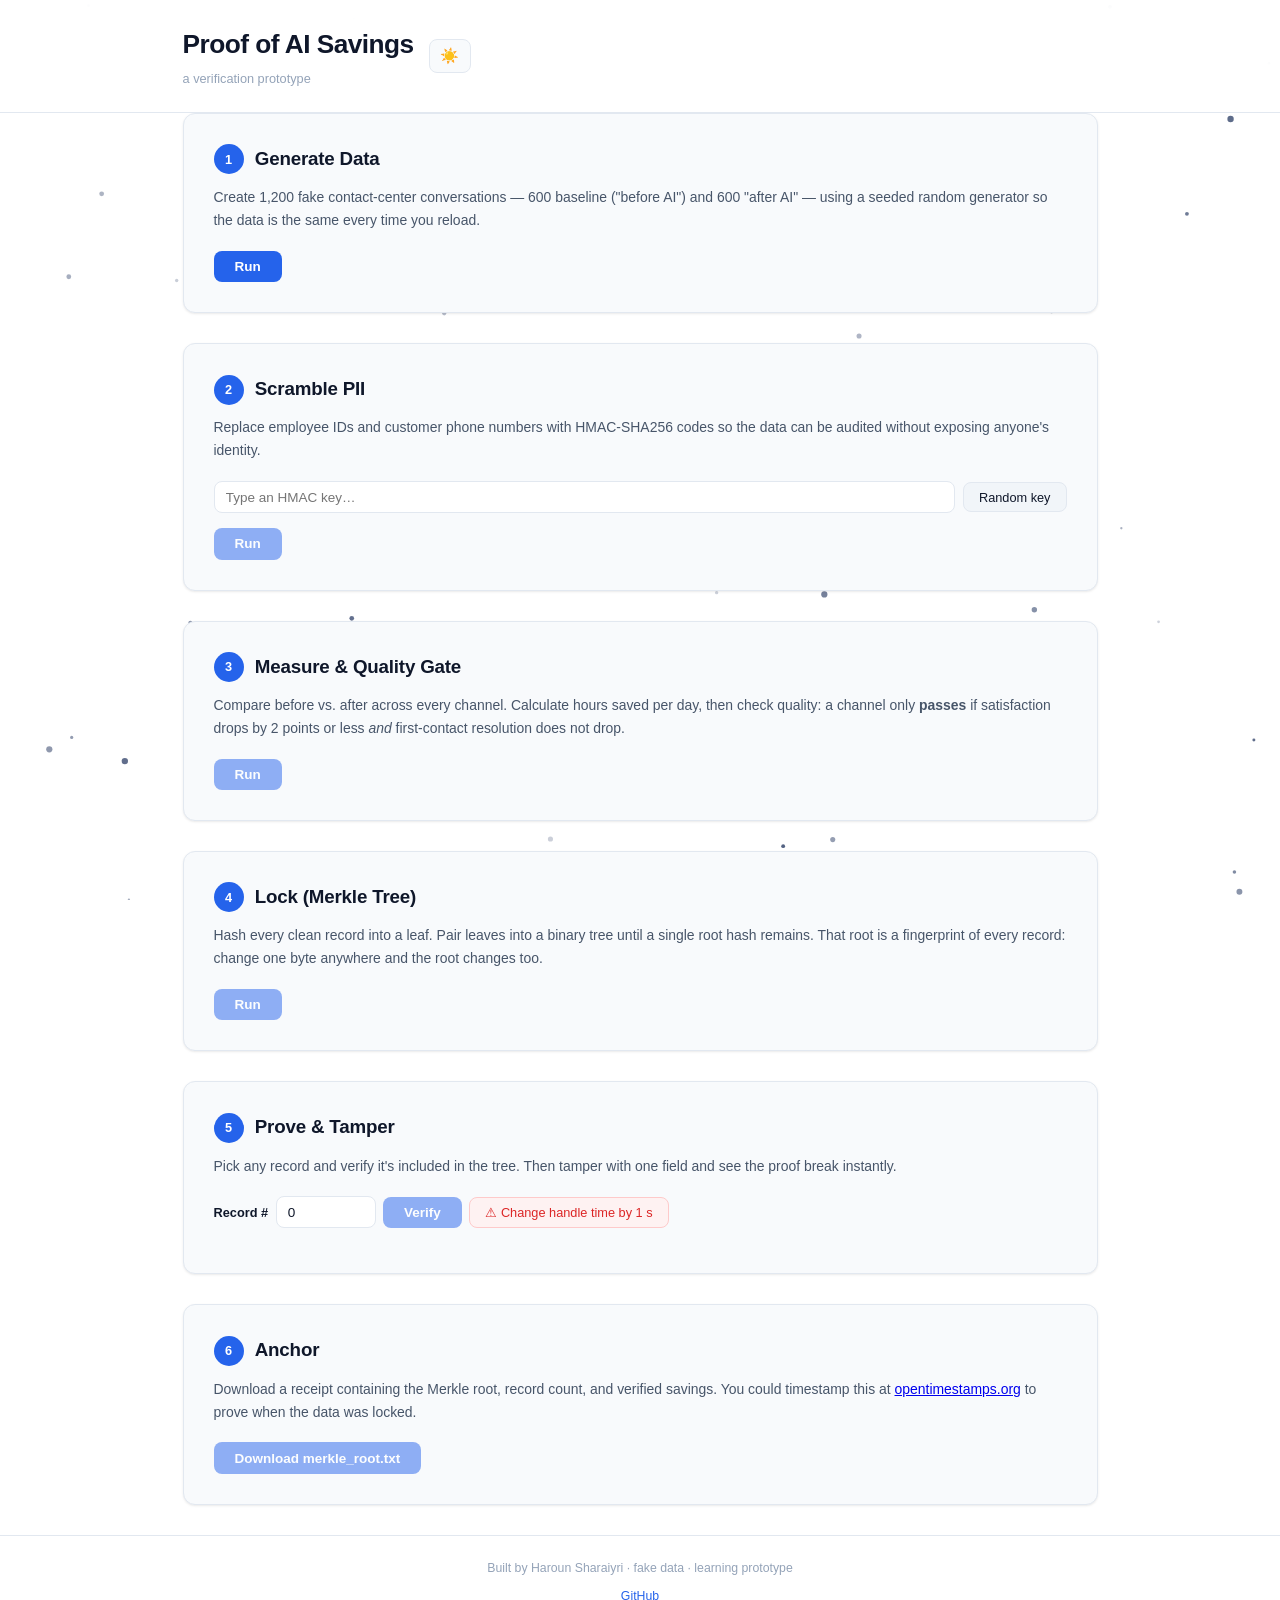
<file: index.html>
<!DOCTYPE html>
<html lang="en" data-theme="light">
<head>
  <meta charset="UTF-8">
  <meta name="viewport" content="width=device-width, initial-scale=1.0">
  <title>Proof of AI Savings</title>
  <link rel="icon" href="data:image/svg+xml,<svg xmlns='http://www.w3.org/2000/svg' viewBox='0 0 100 100'><text y='.9em' font-size='90'>🛡️</text></svg>">
  <link rel="stylesheet" href="styles.css">
</head>
<body>
<canvas id="bg-canvas"></canvas>

<!-- ═══════════════════════════════════════════════════════════════════
     Header
     ═══════════════════════════════════════════════════════════════════ -->
<header>
  <div class="container">
    <div>
      <h1>Proof of AI Savings</h1>
      <div class="subtitle">a verification prototype</div>
    </div>
    <button id="theme-toggle" title="Toggle dark mode">☀️</button>
  </div>
</header>

<main class="container">

  <!-- ── Step 1 · Data ─────────────────────────────────────────────── -->
  <section id="step-data" class="pipeline-step">
    <div class="step-header">
      <span class="step-number">1</span>
      <h2>Generate Data</h2>
    </div>
    <p class="step-desc">
      Create 1,200 fake contact-center conversations — 600 baseline ("before AI")
      and 600 "after AI" — using a seeded random generator so the data is the same
      every time you reload.
    </p>
    <button class="run-btn" id="btn-generate">Run</button>
    <div id="output-data" class="output"></div>
  </section>

  <!-- ── Step 2 · Scramble ─────────────────────────────────────────── -->
  <section id="step-scramble" class="pipeline-step">
    <div class="step-header">
      <span class="step-number">2</span>
      <h2>Scramble PII</h2>
    </div>
    <p class="step-desc">
      Replace employee IDs and customer phone numbers with HMAC-SHA256 codes
      so the data can be audited without exposing anyone's identity.
    </p>
    <div class="input-group">
      <input type="text" id="hmac-key" placeholder="Type an HMAC key…" style="flex:1;min-width:180px">
      <button class="btn-secondary" id="btn-random-key">Random key</button>
    </div>
    <button class="run-btn" id="btn-scramble" disabled>Run</button>
    <div id="output-scramble" class="output"></div>
  </section>

  <!-- ── Step 3 · Measure + Quality Gate ───────────────────────────── -->
  <section id="step-measure" class="pipeline-step">
    <div class="step-header">
      <span class="step-number">3</span>
      <h2>Measure &amp; Quality Gate</h2>
    </div>
    <p class="step-desc">
      Compare before vs. after across every channel. Calculate hours saved per day,
      then check quality: a channel only <strong>passes</strong> if satisfaction
      drops by 2 points or less <em>and</em> first-contact resolution does not drop.
    </p>
    <button class="run-btn" id="btn-measure" disabled>Run</button>
    <div id="output-measure" class="output"></div>
  </section>

  <!-- ── Step 4 · Lock ─────────────────────────────────────────────── -->
  <section id="step-lock" class="pipeline-step">
    <div class="step-header">
      <span class="step-number">4</span>
      <h2>Lock (Merkle Tree)</h2>
    </div>
    <p class="step-desc">
      Hash every clean record into a leaf. Pair leaves into a binary tree until
      a single root hash remains. That root is a fingerprint of every record:
      change one byte anywhere and the root changes too.
    </p>
    <button class="run-btn" id="btn-lock" disabled>Run</button>
    <div id="output-lock" class="output"></div>
  </section>

  <!-- ── Step 5 · Prove + Tamper ───────────────────────────────────── -->
  <section id="step-prove" class="pipeline-step">
    <div class="step-header">
      <span class="step-number">5</span>
      <h2>Prove &amp; Tamper</h2>
    </div>
    <p class="step-desc">
      Pick any record and verify it's included in the tree. Then tamper with one
      field and see the proof break instantly.
    </p>
    <div class="input-group">
      <label for="proof-index" class="text-sm fw-600">Record #</label>
      <input type="number" id="proof-index" min="0" max="1199" value="0" style="width:100px">
      <button class="run-btn" id="btn-prove" disabled>Verify</button>
      <button class="btn-danger" id="btn-tamper" disabled>⚠ Change handle time by 1 s</button>
    </div>
    <div id="output-prove" class="output"></div>
  </section>

  <!-- ── Step 6 · Anchor ───────────────────────────────────────────── -->
  <section id="step-anchor" class="pipeline-step">
    <div class="step-header">
      <span class="step-number">6</span>
      <h2>Anchor</h2>
    </div>
    <p class="step-desc">
      Download a receipt containing the Merkle root, record count, and verified
      savings. You could timestamp this at
      <a href="https://opentimestamps.org" target="_blank" rel="noopener">opentimestamps.org</a>
      to prove when the data was locked.
    </p>
    <button class="run-btn" id="btn-anchor" disabled>Download merkle_root.txt</button>
    <div id="output-anchor" class="output"></div>
  </section>

</main>

<!-- ═══════════════════════════════════════════════════════════════════
     Footer
     ═══════════════════════════════════════════════════════════════════ -->
<footer>
  <div class="container">
    <p>Built by Haroun Sharaiyri · fake data · learning prototype</p>
    <div class="footer-links">
      <a href="https://github.com/Haroun-Sharaiyri/ai-savings-demo" target="_blank" rel="noopener">GitHub</a>
    </div>
  </div>
</footer>

<script src="logic.js"></script>
<script src="ui.js"></script>
</body>
</html>
</file>
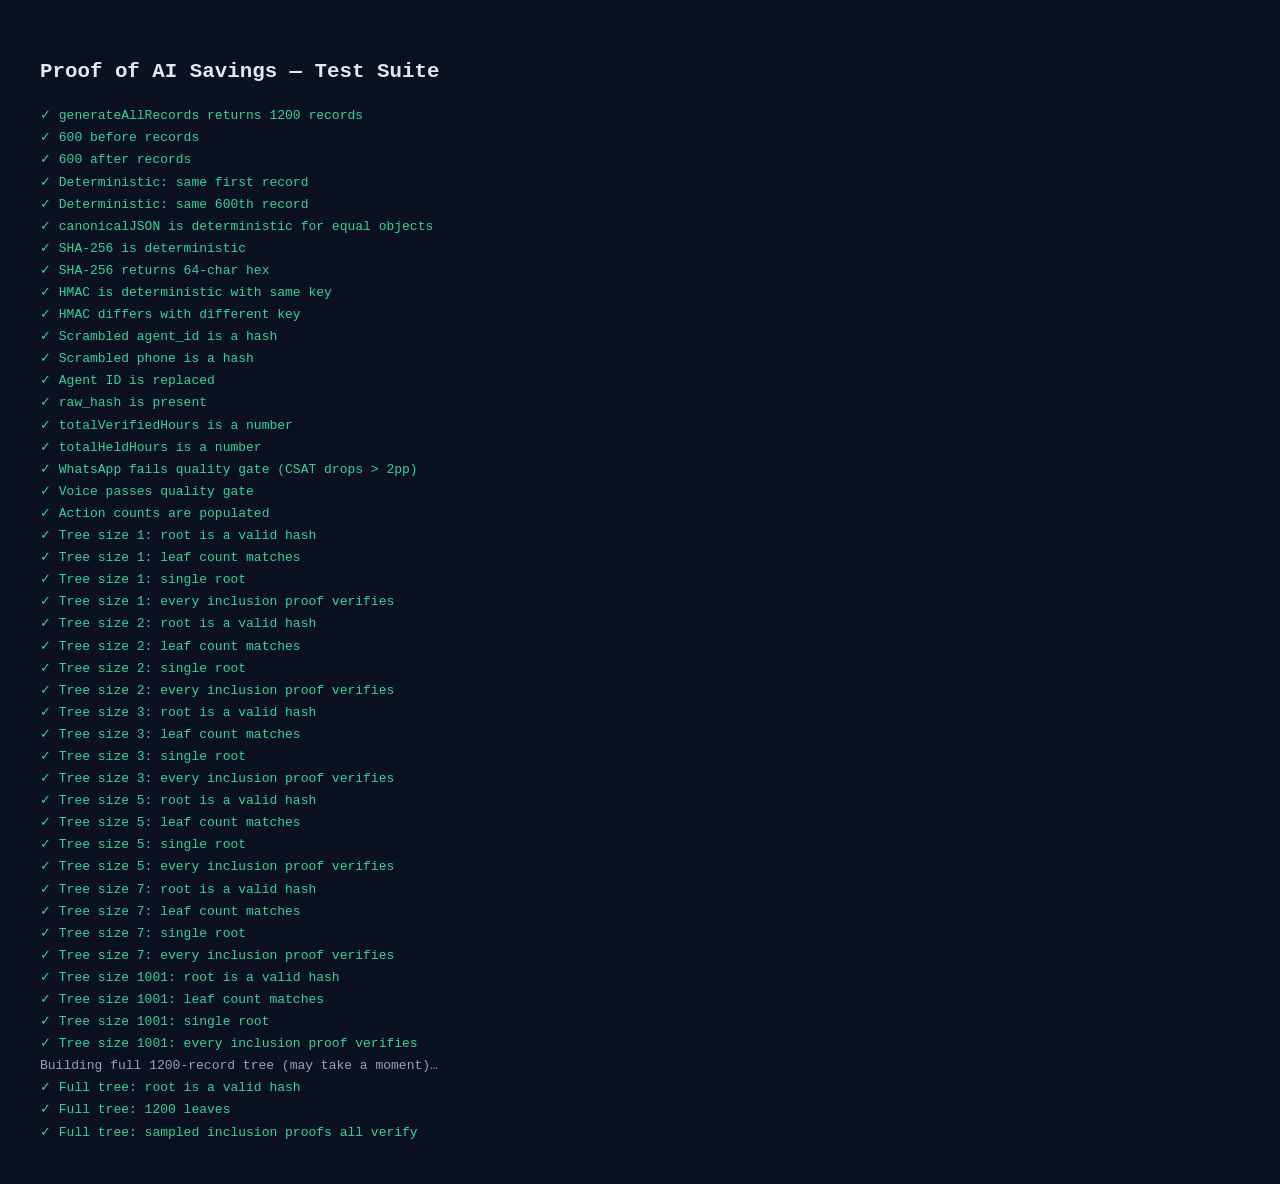
<file: tests.html>
<!DOCTYPE html>
<html lang="en">
<head>
  <meta charset="UTF-8">
  <title>Tests — Proof of AI Savings</title>
  <style>
    body { font-family: monospace; background: #0b1120; color: #e2e8f0; padding: 2rem; line-height: 1.7; }
    .pass { color: #34d399; }
    .fail { color: #f87171; font-weight: bold; }
    h1 { font-size: 1.3rem; margin-bottom: 1rem; }
    .summary { margin-top: 1.5rem; padding: 1rem; border-radius: 8px; font-size: 1.1rem; }
    .summary.all-pass { background: #052e1c; border: 1px solid #065f46; }
    .summary.has-fail { background: #3b0a0a; border: 1px solid #7f1d1d; }
  </style>
</head>
<body>
<h1>Proof of AI Savings — Test Suite</h1>
<div id="log"></div>
<div id="summary"></div>

<script src="logic.js"></script>
<script>
"use strict";

const log = document.getElementById("log");
const summaryEl = document.getElementById("summary");
let passed = 0, failed = 0;

function ok(condition, name) {
  if (condition) {
    log.innerHTML += `<div class="pass">✓ ${name}</div>`;
    passed++;
  } else {
    log.innerHTML += `<div class="fail">✗ ${name}</div>`;
    failed++;
  }
}

async function runTests() {
  const t0 = performance.now();

  // ─── Test 1: Data generation produces 1 200 records ───────────
  const records = generateAllRecords();
  ok(records.length === 1200, "generateAllRecords returns 1200 records");
  ok(records.filter(r => r.period === "before").length === 600, "600 before records");
  ok(records.filter(r => r.period === "after").length === 600, "600 after records");

  // ─── Test 2: Deterministic — same seed gives same data ────────
  const records2 = generateAllRecords();
  ok(records[0].interaction_id === records2[0].interaction_id, "Deterministic: same first record");
  ok(records[599].handle_time_secs === records2[599].handle_time_secs, "Deterministic: same 600th record");

  // ─── Test 3: Canonical JSON is deterministic ──────────────────
  const json1 = canonicalJSON(records[0]);
  const json2 = canonicalJSON({ ...records[0] }); // copied object
  ok(json1 === json2, "canonicalJSON is deterministic for equal objects");

  // ─── Test 4: SHA-256 and HMAC work ────────────────────────────
  const h1 = await sha256("hello");
  const h2 = await sha256("hello");
  ok(h1 === h2, "SHA-256 is deterministic");
  ok(h1.length === 64, "SHA-256 returns 64-char hex");

  const hm1 = await hmacSha256("key1", "msg");
  const hm2 = await hmacSha256("key1", "msg");
  const hm3 = await hmacSha256("key2", "msg");
  ok(hm1 === hm2, "HMAC is deterministic with same key");
  ok(hm1 !== hm3, "HMAC differs with different key");

  // ─── Test 5: Scramble removes PII ─────────────────────────────
  const scrambled = await scrambleRecords(records.slice(0, 10), "testkey");
  ok(scrambled[0].agent_id.length === 64, "Scrambled agent_id is a hash");
  ok(scrambled[0].customer_phone.length === 64, "Scrambled phone is a hash");
  ok(scrambled[0].agent_id !== records[0].agent_id, "Agent ID is replaced");
  ok(scrambled[0].raw_hash && scrambled[0].raw_hash.length === 64, "raw_hash is present");

  // ─── Test 6: Metrics compute correctly ────────────────────────
  const m = computeMetrics(records);
  ok(typeof m.totalVerifiedHours === "number", "totalVerifiedHours is a number");
  ok(typeof m.totalHeldHours === "number", "totalHeldHours is a number");
  ok(m.channels.whatsapp && !m.channels.whatsapp.pass, "WhatsApp fails quality gate (CSAT drops > 2pp)");
  ok(m.channels.voice && m.channels.voice.pass, "Voice passes quality gate");
  ok(m.actionCounts.accepted + m.actionCounts.edited + m.actionCounts.rejected > 0, "Action counts are populated");

  // ─── Test 7: Merkle tree for various sizes ────────────────────
  const testSizes = [1, 2, 3, 5, 7, 1001];
  for (const size of testSizes) {
    const recs = [];
    for (let i = 0; i < size; i++) recs.push({ id: i, value: `test-${i}` });
    const tree = await buildMerkleTree(recs);
    ok(tree.root && tree.root.length === 64, `Tree size ${size}: root is a valid hash`);
    ok(tree.levels[0].length === size, `Tree size ${size}: leaf count matches`);
    ok(tree.levels[tree.levels.length - 1].length === 1, `Tree size ${size}: single root`);

    // Verify every inclusion proof
    let allValid = true;
    for (let i = 0; i < size; i++) {
      const leaf = await merkleLeafHash(canonicalJSON(recs[i]));
      const proof = getInclusionProof(tree, i);
      const valid = await verifyInclusionProof(leaf, proof, tree.root);
      if (!valid) { allValid = false; break; }
    }
    ok(allValid, `Tree size ${size}: every inclusion proof verifies`);
  }

  // ─── Test 8: Full 1200-record tree — all proofs verify ────────
  log.innerHTML += `<div style="color:#94a3b8">Building full 1200-record tree (may take a moment)…</div>`;
  await new Promise(r => setTimeout(r, 50)); // let DOM update

  const fullTree = await buildMerkleTree(records);
  ok(fullTree.root.length === 64, "Full tree: root is a valid hash");
  ok(fullTree.levels[0].length === 1200, "Full tree: 1200 leaves");

  // Check a sample of proofs (every 100th + first + last)
  const indicesToCheck = [0, 1, 100, 200, 500, 599, 600, 601, 900, 1100, 1199];
  let allFullValid = true;
  for (const i of indicesToCheck) {
    const leaf = await merkleLeafHash(canonicalJSON(records[i]));
    const proof = getInclusionProof(fullTree, i);
    const valid = await verifyInclusionProof(leaf, proof, fullTree.root);
    if (!valid) { allFullValid = false; break; }
  }
  ok(allFullValid, "Full tree: sampled inclusion proofs all verify");

  // ─── Test 9: Changing any single record changes the root ──────
  const tamperIndices = [0, 1, 599, 600, 1199];
  let allRootsChanged = true;
  for (const i of tamperIndices) {
    const tampered = records.map((r, j) => {
      if (j === i) return { ...r, handle_time_secs: r.handle_time_secs + 1 };
      return r;
    });
    const tTree = await buildMerkleTree(tampered);
    if (tTree.root === fullTree.root) { allRootsChanged = false; break; }
  }
  ok(allRootsChanged, "Changing any single record changes the root");

  // ─── Summary ──────────────────────────────────────────────────
  const elapsed = ((performance.now() - t0) / 1000).toFixed(2);
  const total = passed + failed;
  if (failed === 0) {
    summaryEl.className = "summary all-pass";
    summaryEl.innerHTML = `<span class="pass">All ${total} tests passed</span> in ${elapsed}s`;
  } else {
    summaryEl.className = "summary has-fail";
    summaryEl.innerHTML = `<span class="fail">${failed} of ${total} tests failed</span> in ${elapsed}s`;
  }
}

runTests().catch(e => {
  log.innerHTML += `<div class="fail">FATAL: ${e.message}</div>`;
  console.error(e);
});
</script>
</body>
</html>
</file>
<file: styles.css>
/* ══════════════════════════════════════════════════════════════════════
   styles.css — Proof of AI Savings
   Fintech-grade look: generous whitespace, one accent colour,
   light / dark themes via [data-theme] on <html>.
   ══════════════════════════════════════════════════════════════════════ */

/* ── Theme tokens ──────────────────────────────────────────────────── */
:root,
[data-theme="light"] {
  --bg:           #ffffff;
  --bg-surface:   #f8fafc;
  --bg-inset:     #f1f5f9;
  --border:       #e2e8f0;
  --text:         #0f172a;
  --text-2:       #475569;
  --text-3:       #94a3b8;
  --accent:       #2563eb;
  --accent-hover: #1d4ed8;
  --accent-light: #dbeafe;
  --green:        #059669;
  --green-bg:     #ecfdf5;
  --green-border: #a7f3d0;
  --amber:        #d97706;
  --amber-bg:     #fffbeb;
  --amber-border: #fde68a;
  --red:          #dc2626;
  --red-bg:       #fef2f2;
  --red-border:   #fecaca;
  --mono-bg:      #f1f5f9;
  --bg-header:    rgba(255, 255, 255, 0.85);
  --shadow:       0 1px 3px rgba(0,0,0,.06), 0 1px 2px rgba(0,0,0,.04);
  --shadow-lg:    0 4px 12px rgba(0,0,0,.08);
  color-scheme: light;
}

[data-theme="dark"] {
  --bg:           #0b1120;
  --bg-surface:   #131c31;
  --bg-inset:     #1a2640;
  --border:       #1e3050;
  --text:         #e2e8f0;
  --text-2:       #94a3b8;
  --text-3:       #64748b;
  --accent:       #3b82f6;
  --accent-hover: #60a5fa;
  --accent-light: #1e3a5f;
  --green:        #34d399;
  --green-bg:     #052e1c;
  --green-border: #065f46;
  --amber:        #fbbf24;
  --amber-bg:     #3b2506;
  --amber-border: #78350f;
  --red:          #f87171;
  --red-bg:       #3b0a0a;
  --red-border:   #7f1d1d;
  --mono-bg:      #1a2640;
  --bg-header:    rgba(11, 17, 32, 0.85);
  --shadow:       0 1px 3px rgba(0,0,0,.3);
  --shadow-lg:    0 4px 12px rgba(0,0,0,.4);
  color-scheme: dark;
}

/* ── Reset & base ──────────────────────────────────────────────────── */
*, *::before, *::after { box-sizing: border-box; margin: 0; padding: 0; }

html {
  font-family: -apple-system, BlinkMacSystemFont, "Segoe UI", Roboto,
               "Helvetica Neue", Arial, sans-serif;
  font-size: 15px;
  line-height: 1.65;
  background: var(--bg);
  color: var(--text);
  scroll-behavior: smooth;
}

body { min-height: 100vh; display: flex; flex-direction: column; }

/* ── Typography ────────────────────────────────────────────────────── */
h1 { font-size: 1.75rem; font-weight: 700; letter-spacing: -.02em; }
h2 { font-size: 1.25rem; font-weight: 600; letter-spacing: -.01em; }
h3 { font-size: 1.05rem; font-weight: 600; }

.mono {
  font-family: "SF Mono", "Cascadia Code", "Fira Code", "JetBrains Mono",
               "Consolas", monospace;
  font-size: 0.82rem;
  word-break: break-all;
}

/* ── Background Canvas (Snow / Particles) ─────────────────────────── */
#bg-canvas {
  position: fixed;
  top: 0;
  left: 0;
  width: 100vw;
  height: 100vh;
  pointer-events: none;
  z-index: 0;
}

header, main, footer {
  position: relative;
  z-index: 1;
}

/* ── Layout ────────────────────────────────────────────────────────── */
.container { max-width: 960px; margin: 0 auto; padding: 0 1.5rem; width: 100%; }

/* ── Header ────────────────────────────────────────────────────────── */
header {
  border-bottom: 1px solid var(--border);
  padding: 1.5rem 0;
  position: sticky; top: 0; z-index: 100;
  background: var(--bg-header);
  backdrop-filter: blur(12px);
  -webkit-backdrop-filter: blur(12px);
}
header .container {
  display: flex; align-items: center; gap: 1rem; flex-wrap: wrap;
}
header h1 { flex: 1; min-width: 200px; }
header .subtitle {
  font-size: .85rem; color: var(--text-3); font-weight: 400;
  margin-top: .15rem;
}
#theme-toggle {
  background: var(--bg-surface); border: 1px solid var(--border);
  border-radius: 8px; padding: .45rem .7rem; cursor: pointer;
  font-size: 1rem; color: var(--text); transition: .15s;
}
#theme-toggle:hover { border-color: var(--accent); }

/* ── Pipeline steps ────────────────────────────────────────────────── */
main { flex: 1; padding: 2rem 0 4rem; }

.pipeline-step {
  background: var(--bg-surface);
  border: 1px solid var(--border);
  border-radius: 12px;
  padding: 2rem;
  margin-bottom: 2rem;
  box-shadow: var(--shadow);
  transition: box-shadow .2s;
}
.pipeline-step:hover { box-shadow: var(--shadow-lg); }

.step-header { display: flex; align-items: center; gap: .75rem; margin-bottom: .75rem; }

.step-number {
  display: inline-flex; align-items: center; justify-content: center;
  width: 2rem; height: 2rem; border-radius: 50%;
  background: var(--accent); color: #fff; font-weight: 700;
  font-size: .85rem; flex-shrink: 0;
}

.step-desc { color: var(--text-2); margin-bottom: 1.25rem; font-size: .93rem; }

/* ── Buttons ───────────────────────────────────────────────────────── */
.run-btn {
  display: inline-flex; align-items: center; gap: .4rem;
  background: var(--accent); color: #fff; border: none;
  padding: .55rem 1.4rem; border-radius: 8px; font-weight: 600;
  font-size: .9rem; cursor: pointer; transition: .15s;
}
.run-btn:hover:not(:disabled) { background: var(--accent-hover); }
.run-btn:disabled { opacity: .5; cursor: not-allowed; }
.run-btn.running { animation: pulse 1.2s ease-in-out infinite; }
@keyframes pulse { 0%,100%{opacity:1} 50%{opacity:.6} }

.btn-secondary {
  display: inline-flex; align-items: center; gap: .4rem;
  background: var(--bg-inset); color: var(--text);
  border: 1px solid var(--border);
  padding: .45rem 1rem; border-radius: 8px; font-weight: 500;
  font-size: .85rem; cursor: pointer; transition: .15s;
}
.btn-secondary:hover { border-color: var(--accent); color: var(--accent); }

.btn-danger {
  display: inline-flex; align-items: center; gap: .4rem;
  background: var(--red-bg); color: var(--red);
  border: 1px solid var(--red-border);
  padding: .45rem 1rem; border-radius: 8px; font-weight: 500;
  font-size: .85rem; cursor: pointer; transition: .15s;
}
.btn-danger:hover { opacity: .85; }

/* ── Output area ───────────────────────────────────────────────────── */
.output { margin-top: 1.25rem; }
.output:empty { display: none; }

/* ── Tables ────────────────────────────────────────────────────────── */
.table-wrap { overflow-x: auto; border-radius: 8px; border: 1px solid var(--border); }

table {
  width: 100%; border-collapse: collapse; font-size: .85rem;
}
th, td {
  padding: .55rem .75rem; text-align: left;
  border-bottom: 1px solid var(--border);
}
th {
  background: var(--bg-inset); font-weight: 600;
  font-size: .8rem; text-transform: uppercase; letter-spacing: .04em;
  color: var(--text-2); white-space: nowrap;
}
td { white-space: nowrap; }
tr:last-child td { border-bottom: none; }
tbody tr:hover { background: var(--accent-light); }

/* ── Hash display ──────────────────────────────────────────────────── */
.hash {
  display: inline-block; padding: .15rem .45rem;
  background: var(--mono-bg); border-radius: 4px;
  cursor: pointer; transition: .15s; position: relative;
}
.hash:hover { color: var(--accent); }
.hash.copied::after {
  content: "Copied!"; position: absolute; top: -1.6rem; left: 50%;
  transform: translateX(-50%); font-size: .7rem; color: var(--green);
  background: var(--bg-surface); padding: .1rem .4rem; border-radius: 4px;
  border: 1px solid var(--green-border); white-space: nowrap;
  animation: fadeOut 1s .5s forwards;
}
@keyframes fadeOut { to { opacity: 0; } }

/* ── Status badges ─────────────────────────────────────────────────── */
.badge {
  display: inline-flex; align-items: center; gap: .35rem;
  padding: .25rem .65rem; border-radius: 6px;
  font-weight: 600; font-size: .8rem;
}
.badge-pass {
  background: var(--green-bg); color: var(--green);
  border: 1px solid var(--green-border);
}
.badge-held {
  background: var(--amber-bg); color: var(--amber);
  border: 1px solid var(--amber-border);
}
.badge-fail {
  background: var(--red-bg); color: var(--red);
  border: 1px solid var(--red-border);
}
.badge-icon { font-size: .95rem; }

/* ── Hero number ───────────────────────────────────────────────────── */
.hero-number {
  font-size: 3rem; font-weight: 800; letter-spacing: -.03em;
  color: var(--accent); line-height: 1.1;
}
.hero-label {
  font-size: .85rem; color: var(--text-2); font-weight: 500;
  margin-top: .25rem;
}
.hero-block {
  text-align: center; padding: 1.5rem; margin: 1.25rem 0;
  background: var(--bg-inset); border-radius: 10px;
  border: 1px solid var(--border);
}

/* ── Cards grid ────────────────────────────────────────────────────── */
.cards { display: grid; grid-template-columns: repeat(auto-fit, minmax(200px, 1fr)); gap: 1rem; }

.card {
  background: var(--bg);
  border: 1px solid var(--border); border-radius: 10px;
  padding: 1.25rem; transition: .15s;
}
.card:hover { box-shadow: var(--shadow); }
.card-title {
  font-size: .78rem; font-weight: 600; text-transform: uppercase;
  letter-spacing: .04em; color: var(--text-3); margin-bottom: .5rem;
}
.card-value { font-size: 1.65rem; font-weight: 700; }
.card-sub { font-size: .8rem; color: var(--text-2); margin-top: .2rem; }

/* ── Info box ──────────────────────────────────────────────────────── */
.info-box {
  background: var(--bg-inset); border-left: 3px solid var(--accent);
  border-radius: 0 8px 8px 0; padding: 1rem 1.25rem;
  margin: 1rem 0; font-size: .88rem; color: var(--text-2);
}
.info-box strong { color: var(--text); }

.warning-box {
  background: var(--amber-bg); border-left: 3px solid var(--amber);
  border-radius: 0 8px 8px 0; padding: 1rem 1.25rem;
  margin: 1rem 0; font-size: .88rem; color: var(--text);
}

/* ── Input elements ────────────────────────────────────────────────── */
.input-group { display: flex; gap: .5rem; flex-wrap: wrap; align-items: center; margin-bottom: 1rem; }

input[type="text"], input[type="number"] {
  background: var(--bg); border: 1px solid var(--border);
  border-radius: 8px; padding: .5rem .75rem; font-size: .9rem;
  color: var(--text); outline: none; transition: .15s;
  font-family: inherit;
}
input:focus { border-color: var(--accent); box-shadow: 0 0 0 3px var(--accent-light); }

/* ── Proof steps ───────────────────────────────────────────────────── */
.proof-step {
  display: flex; align-items: center; gap: .75rem;
  padding: .6rem .75rem; border-left: 2px solid var(--border);
  margin-left: 1rem; margin-bottom: .25rem; font-size: .85rem;
}
.proof-step .side-label {
  display: inline-block; width: 3.5rem; font-weight: 600;
  color: var(--text-3); font-size: .75rem; text-transform: uppercase;
}

/* ── Tree levels ───────────────────────────────────────────────────── */
.level-bar {
  display: flex; align-items: center; gap: .5rem;
  margin-bottom: .35rem; font-size: .85rem;
}
.level-bar .level-label { font-weight: 600; width: 5rem; color: var(--text-2); }
.level-bar .level-count {
  background: var(--accent-light); color: var(--accent);
  padding: .15rem .5rem; border-radius: 4px; font-weight: 600;
  font-size: .8rem; min-width: 3rem; text-align: center;
}
.level-bar .level-vis {
  flex: 1; height: 6px; background: var(--bg-inset);
  border-radius: 3px; overflow: hidden;
}
.level-bar .level-fill {
  height: 100%; background: var(--accent); border-radius: 3px;
  transition: width .4s ease;
}

/* ── Comparison boxes ──────────────────────────────────────────────── */
.compare-row { display: grid; grid-template-columns: 1fr 1fr; gap: 1rem; margin: 1rem 0; }
.compare-box {
  padding: 1rem; border-radius: 8px; border: 1px solid var(--border);
  background: var(--bg);
}
.compare-box.old { border-color: var(--green-border); }
.compare-box.new { border-color: var(--red-border); }
.compare-label {
  font-size: .75rem; font-weight: 600; text-transform: uppercase;
  letter-spacing: .04em; margin-bottom: .4rem;
}
.compare-label.old { color: var(--green); }
.compare-label.new { color: var(--red); }

/* ── Action split bar ──────────────────────────────────────────────── */
.split-bar { display: flex; height: 1.6rem; border-radius: 8px; overflow: hidden; margin: .5rem 0; }
.split-bar .seg { display: flex; align-items: center; justify-content: center;
  font-size: .7rem; font-weight: 700; color: #fff; transition: width .4s; }
.seg-accepted { background: var(--green); }
.seg-edited   { background: var(--accent); }
.seg-rejected { background: var(--red); }

.split-legend { display: flex; gap: 1.25rem; font-size: .8rem; flex-wrap: wrap; margin-top: .4rem; }
.split-legend span { display: flex; align-items: center; gap: .35rem; }
.split-legend .dot {
  display: inline-block; width: .6rem; height: .6rem; border-radius: 50%;
}

/* ── Footer ────────────────────────────────────────────────────────── */
footer {
  border-top: 1px solid var(--border);
  padding: 1.5rem 0;
  text-align: center; font-size: .82rem; color: var(--text-3);
}
footer a {
  color: var(--accent); text-decoration: none; font-weight: 500;
}
footer a:hover { text-decoration: underline; }
footer .footer-links { display: flex; justify-content: center; gap: 1.5rem; margin-top: .5rem; }

/* ── Scrollbar (dark mode finesse) ─────────────────────────────────── */
[data-theme="dark"] ::-webkit-scrollbar { width: 8px; height: 8px; }
[data-theme="dark"] ::-webkit-scrollbar-track { background: var(--bg-inset); }
[data-theme="dark"] ::-webkit-scrollbar-thumb { background: var(--border); border-radius: 4px; }

/* ── Utilities ─────────────────────────────────────────────────────── */
.mt-1 { margin-top: .5rem; }
.mt-2 { margin-top: 1rem; }
.mt-3 { margin-top: 1.5rem; }
.mb-1 { margin-bottom: .5rem; }
.mb-2 { margin-bottom: 1rem; }
.gap-1 { gap: .5rem; }
.flex { display: flex; }
.flex-wrap { flex-wrap: wrap; }
.items-center { align-items: center; }
.justify-between { justify-content: space-between; }
.text-2 { color: var(--text-2); }
.text-sm { font-size: .85rem; }
.text-xs { font-size: .78rem; }
.fw-600 { font-weight: 600; }
.hidden { display: none !important; }

/* ── Responsive ────────────────────────────────────────────────────── */
@media (max-width: 640px) {
  html { font-size: 14px; }
  .container { padding: 0 1rem; }
  .pipeline-step { padding: 1.25rem; }
  h1 { font-size: 1.35rem; }
  .hero-number { font-size: 2.2rem; }
  .compare-row { grid-template-columns: 1fr; }
  .cards { grid-template-columns: 1fr; }
  header .container { justify-content: space-between; }
}

@media (max-width: 400px) {
  .pipeline-step { padding: 1rem; }
  .input-group { flex-direction: column; align-items: stretch; }
  .input-group input { width: 100%; }
}
</file>
